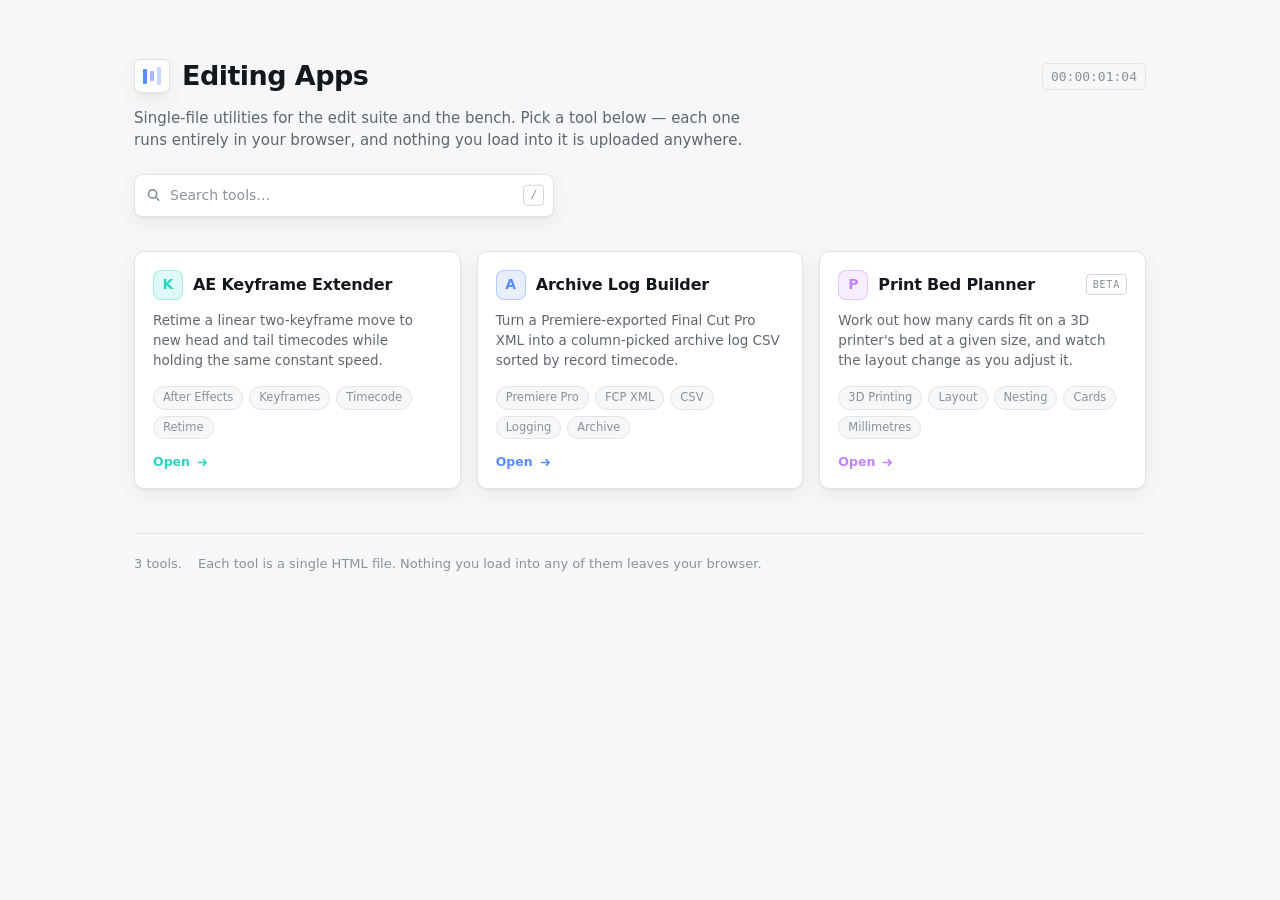
<file: index.html>
<!DOCTYPE html>
<html lang="en">
<head>
<meta charset="utf-8">
<meta name="viewport" content="width=device-width, initial-scale=1">
<title>Editing Apps</title>
<meta name="description" content="Browser-based single-file utilities. Everything runs locally.">
<style>
  :root {
    --paper: #f6f7f8;
    --panel: #ffffff;
    --ink: #14171c;
    --ink-2: #5f666f;
    --ink-3: #8b929b;
    --line: #e1e4e7;
    --line-2: #d2d6da;
    --accent: #5b8cff;
    --shadow: 0 1px 2px rgba(16, 22, 32, .05), 0 6px 20px rgba(16, 22, 32, .06);
    --shadow-lift: 0 2px 4px rgba(16, 22, 32, .06), 0 14px 34px rgba(16, 22, 32, .11);
    --mono: ui-monospace, "Cascadia Mono", "Cascadia Code", Consolas, "SF Mono", Menlo, monospace;
    --sans: "Segoe UI", system-ui, -apple-system, "Helvetica Neue", Arial, sans-serif;
  }
  @media (prefers-color-scheme: dark) {
    :root {
      --paper: #0d0f13;
      --panel: #15181e;
      --ink: #e8eaed;
      --ink-2: #a0a7b1;
      --ink-3: #6d747e;
      --line: #24282f;
      --line-2: #333944;
      --accent: #7da4ff;
      --shadow: 0 1px 2px rgba(0, 0, 0, .5), 0 6px 20px rgba(0, 0, 0, .35);
      --shadow-lift: 0 2px 4px rgba(0, 0, 0, .5), 0 16px 36px rgba(0, 0, 0, .5);
    }
  }

  * { box-sizing: border-box; }
  html, body { margin: 0; }
  body {
    background: var(--paper);
    color: var(--ink);
    font-family: var(--sans);
    font-size: 15px;
    line-height: 1.5;
    -webkit-font-smoothing: antialiased;
  }
  .wrap { max-width: 1060px; margin: 0 auto; padding: 56px 24px 96px; }

  /* ---------- masthead ---------- */
  .masthead { margin-bottom: 34px; }
  .brand { display: flex; align-items: center; gap: 12px; margin-bottom: 10px; }
  .brand-mark {
    display: flex; align-items: center; gap: 3px;
    padding: 7px 8px; border-radius: 7px;
    background: var(--panel); border: 1px solid var(--line); box-shadow: var(--shadow);
  }
  .brand-mark i { display: block; width: 4px; height: 15px; border-radius: 1px; background: var(--accent); }
  .brand-mark i:nth-child(2) { height: 10px; opacity: .6; }
  .brand-mark i:nth-child(3) { height: 18px; opacity: .35; }
  h1 { font-size: 27px; font-weight: 650; letter-spacing: -.02em; margin: 0; }
  .tc {
    font-family: var(--mono); font-size: 13px; font-variant-numeric: tabular-nums;
    color: var(--ink-3); border: 1px solid var(--line); border-radius: 5px;
    padding: 3px 8px; margin-left: auto; white-space: nowrap;
  }
  .lede { margin: 0 0 22px; color: var(--ink-2); max-width: 64ch; }

  /* ---------- search ---------- */
  .search { position: relative; max-width: 420px; }
  .search > svg {
    position: absolute; left: 12px; top: 50%; transform: translateY(-50%);
    width: 15px; height: 15px; color: var(--ink-3); pointer-events: none;
  }
  #q {
    width: 100%; padding: 10px 62px 10px 35px;
    background: var(--panel); color: var(--ink);
    border: 1px solid var(--line); border-radius: 8px;
    font: inherit; font-size: 14px; box-shadow: var(--shadow);
  }
  #q::placeholder { color: var(--ink-3); }
  #q:focus { outline: none; border-color: var(--accent); box-shadow: 0 0 0 3px rgba(91, 140, 255, .18); }
  .kbd {
    position: absolute; right: 10px; top: 50%; transform: translateY(-50%);
    font-family: var(--mono); font-size: 11px; color: var(--ink-3);
    border: 1px solid var(--line-2); border-radius: 4px; padding: 1px 6px;
    pointer-events: none; transition: opacity .12s ease;
  }
  #q:focus ~ .kbd { opacity: 0; }

  /* ---------- grid ---------- */
  .grid {
    display: grid; gap: 16px; margin-top: 26px;
    grid-template-columns: repeat(auto-fill, minmax(288px, 1fr));
  }
  .card {
    --card-accent: var(--accent);
    display: flex; flex-direction: column; gap: 10px;
    padding: 18px 18px 16px;
    background: var(--panel); color: inherit; text-decoration: none;
    border: 1px solid var(--line); border-radius: 10px; box-shadow: var(--shadow);
    transition: transform .15s ease, box-shadow .15s ease, border-color .15s ease;
  }
  .card:hover, .card:focus-visible {
    transform: translateY(-2px);
    border-color: var(--card-accent);
    box-shadow: var(--shadow-lift);
    outline: none;
  }
  .card-top { display: flex; align-items: center; gap: 10px; }
  .card-mark {
    display: flex; align-items: center; justify-content: center;
    width: 30px; height: 30px; flex: none; border-radius: 8px;
    font-size: 14px; font-weight: 700; color: var(--card-accent);
    background: transparent;
    background: color-mix(in srgb, var(--card-accent) 15%, transparent);
    border: 1px solid currentColor;
    border: 1px solid color-mix(in srgb, var(--card-accent) 36%, transparent);
  }
  .card h2 { font-size: 16px; font-weight: 650; margin: 0; letter-spacing: -.01em; }
  .badge {
    margin-left: auto; font-family: var(--mono); font-size: 10px; letter-spacing: .08em;
    text-transform: uppercase; color: var(--ink-3);
    border: 1px solid var(--line-2); border-radius: 4px; padding: 2px 6px;
  }
  .card p { margin: 0; color: var(--ink-2); font-size: 13.5px; line-height: 1.5; }
  .tags { display: flex; flex-wrap: wrap; gap: 6px; margin-top: auto; padding-top: 6px; }
  .tag {
    font-size: 11.5px; color: var(--ink-3);
    background: var(--paper); border: 1px solid var(--line);
    border-radius: 999px; padding: 2px 9px;
  }
  .open {
    display: flex; align-items: center; gap: 6px;
    font-size: 12.5px; font-weight: 600; color: var(--card-accent);
    margin-top: 4px;
  }
  .open svg { width: 13px; height: 13px; transition: transform .15s ease; }
  .card:hover .open svg, .card:focus-visible .open svg { transform: translateX(3px); }

  .empty {
    margin-top: 26px; padding: 34px 20px; text-align: center;
    color: var(--ink-3); border: 1px dashed var(--line-2); border-radius: 10px;
  }
  .empty[hidden] { display: none; }

  footer {
    margin-top: 44px; padding-top: 20px; border-top: 1px solid var(--line);
    color: var(--ink-3); font-size: 13px;
    display: flex; flex-wrap: wrap; gap: 6px 16px; align-items: baseline;
  }
  footer code { font-family: var(--mono); font-size: 12px; color: var(--ink-2); }

  @media (prefers-reduced-motion: reduce) { * { transition: none !important; } }
</style>
</head>
<body>

<div class="wrap">

  <header class="masthead">
    <div class="brand">
      <span class="brand-mark" aria-hidden="true"><i></i><i></i><i></i></span>
      <h1>Editing Apps</h1>
      <span class="tc" id="tc" aria-hidden="true">00:00:00:00</span>
    </div>
    <p class="lede">
      Single-file utilities for the edit suite and the bench. Pick a tool below &mdash; each one runs entirely
      in your browser, and nothing you load into it is uploaded anywhere.
    </p>

    <div class="search">
      <svg viewBox="0 0 16 16" fill="none" stroke="currentColor" stroke-width="1.8"
           stroke-linecap="round" aria-hidden="true">
        <circle cx="7" cy="7" r="4.4"></circle><path d="m10.4 10.4 3.1 3.1"></path>
      </svg>
      <input id="q" type="search" autocomplete="off" spellcheck="false"
             placeholder="Search tools&hellip;" aria-label="Search tools" aria-controls="grid">
      <span class="kbd">/</span>
    </div>
  </header>

  <main id="grid" class="grid"></main>
  <p class="empty" id="empty" hidden>No tools match that search.</p>

  <footer>
    <span id="count"></span>
    <span>Each tool is a single HTML file. Nothing you load into any of them leaves your browser.</span>
  </footer>

</div>

<script src="assets/tools.js"></script>
<script>
"use strict";

var TOOLS = window.EDITING_APPS || [];
var grid = document.getElementById("grid");
var empty = document.getElementById("empty");
var q = document.getElementById("q");

var ARROW =
  '<svg viewBox="0 0 16 16" fill="none" stroke="currentColor" stroke-width="2" ' +
  'stroke-linecap="round" stroke-linejoin="round" aria-hidden="true">' +
  '<path d="M3 8h9.5M9 4.5 12.5 8 9 11.5"></path></svg>';

function card(tool) {
  var a = document.createElement("a");
  a.className = "card";
  a.href = tool.file;
  a.style.setProperty("--card-accent", tool.accent);

  var top = document.createElement("div");
  top.className = "card-top";

  var mark = document.createElement("span");
  mark.className = "card-mark";
  mark.textContent = tool.mark;
  mark.setAttribute("aria-hidden", "true");
  top.appendChild(mark);

  var h = document.createElement("h2");
  h.textContent = tool.name;
  top.appendChild(h);

  if (tool.status && tool.status !== "stable") {
    var badge = document.createElement("span");
    badge.className = "badge";
    badge.textContent = tool.status;
    top.appendChild(badge);
  }
  a.appendChild(top);

  var p = document.createElement("p");
  p.textContent = tool.tagline;
  a.appendChild(p);

  if (tool.tags && tool.tags.length) {
    var tags = document.createElement("div");
    tags.className = "tags";
    tool.tags.forEach(function (t) {
      var s = document.createElement("span");
      s.className = "tag";
      s.textContent = t;
      tags.appendChild(s);
    });
    a.appendChild(tags);
  }

  var open = document.createElement("span");
  open.className = "open";
  open.textContent = "Open";
  open.insertAdjacentHTML("beforeend", ARROW);
  a.appendChild(open);

  return a;
}

function haystack(tool) {
  return (tool.name + " " + tool.tagline + " " + (tool.tags || []).join(" ") + " " + tool.id).toLowerCase();
}

function render() {
  var term = q.value.trim().toLowerCase();
  var shown = TOOLS.filter(function (t) { return !term || haystack(t).indexOf(term) !== -1; });

  grid.textContent = "";
  shown.forEach(function (t) { grid.appendChild(card(t)); });

  empty.hidden = shown.length > 0;
  document.getElementById("count").textContent =
    TOOLS.length + (TOOLS.length === 1 ? " tool" : " tools") +
    (term ? " · " + shown.length + " matching" : "") + ".";
}

q.addEventListener("input", render);

// Enter opens the top result; Escape clears the box.
q.addEventListener("keydown", function (e) {
  if (e.key === "Enter") {
    var first = grid.querySelector(".card");
    if (first) { first.click(); }
  } else if (e.key === "Escape" && q.value) {
    q.value = "";
    render();
  }
});

// "/" from anywhere jumps to the search box.
document.addEventListener("keydown", function (e) {
  var tag = document.activeElement ? document.activeElement.tagName : "";
  if (e.key === "/" && tag !== "INPUT" && tag !== "TEXTAREA" && tag !== "SELECT") {
    e.preventDefault();
    q.focus();
  }
});

render();

// Free-running timecode in the masthead, at a 24 fps base.
(function () {
  var el = document.getElementById("tc");
  var start = Date.now();
  var pad = function (n) { return String(n).padStart(2, "0"); };
  setInterval(function () {
    var ms = Date.now() - start;
    var s = Math.floor(ms / 1000);
    var f = Math.floor((ms % 1000) / (1000 / 24));
    el.textContent = pad(Math.floor(s / 3600)) + ":" + pad(Math.floor(s / 60) % 60) +
                     ":" + pad(s % 60) + ":" + pad(f);
  }, 100);
})();
</script>

</body>
</html>
</file>
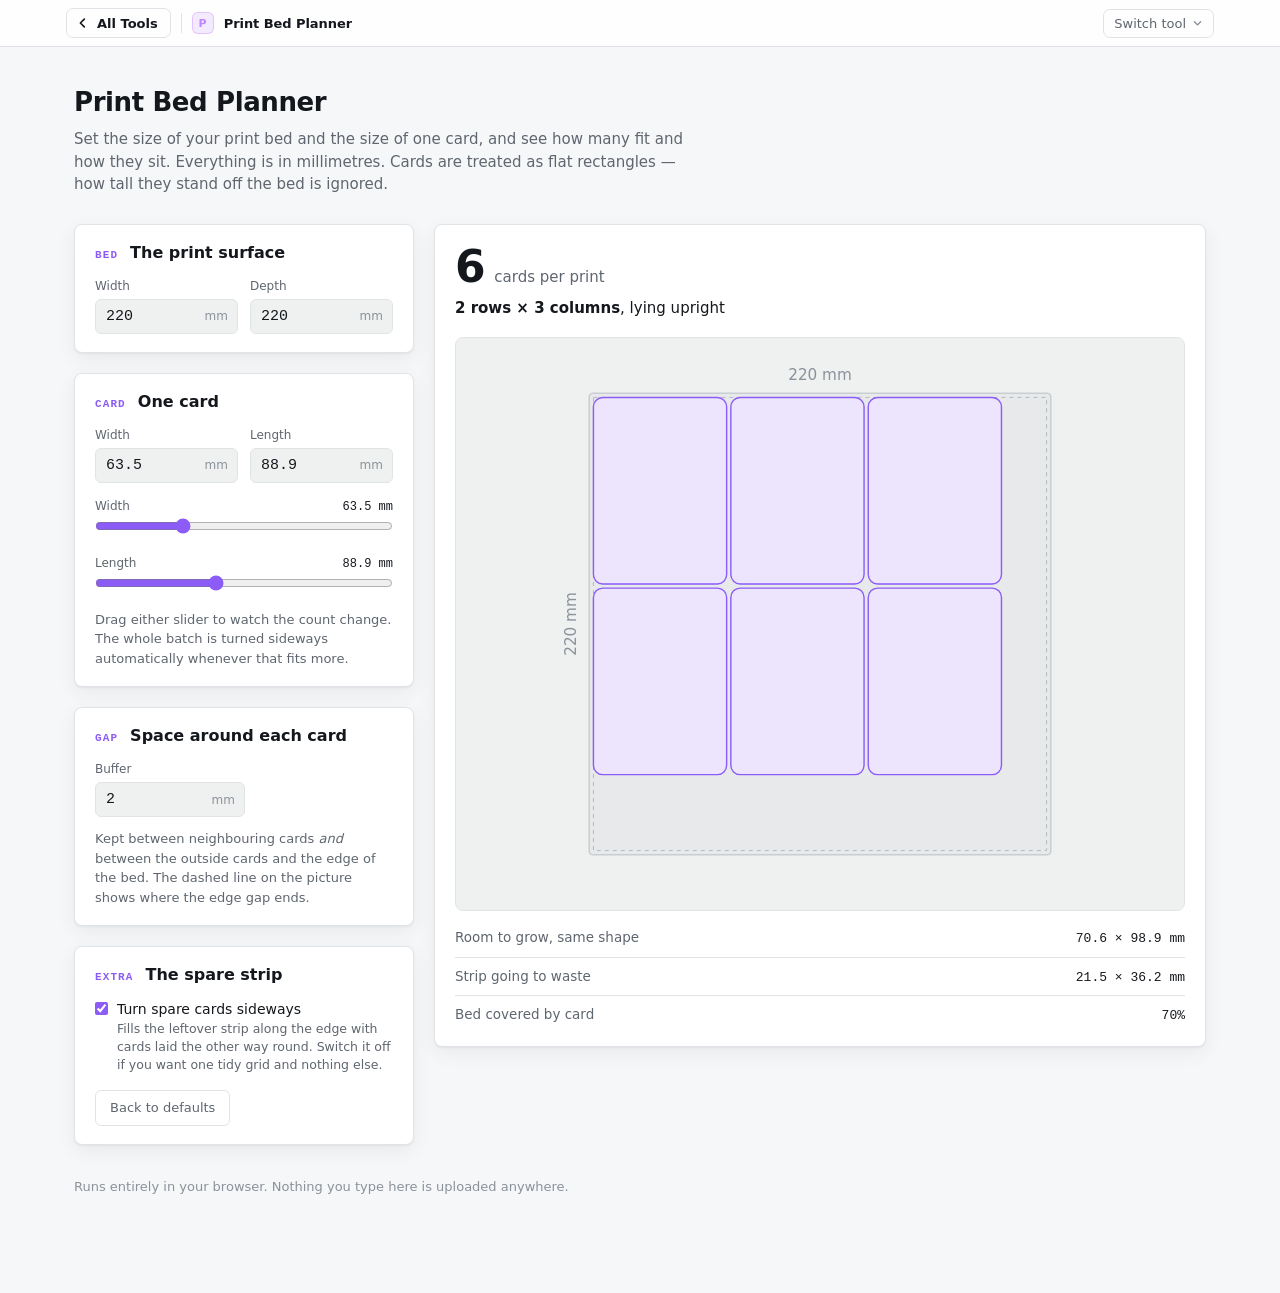
<file: print-bed-planner.html>
<!DOCTYPE html>
<html lang="en">
<head>
<meta charset="utf-8">
<meta name="viewport" content="width=device-width, initial-scale=1">
<title>Print Bed Planner</title>
<meta name="description" content="Work out how many cards fit on a 3D printer's bed at a given size, and watch the layout change as you adjust it.">

<!-- Shared suite shell: back button + tool switcher. See docs/adding-a-tool.md -->
<link rel="stylesheet" href="assets/app-shell.css">
<script src="assets/tools.js" defer></script>
<script src="assets/app-shell.js" data-theme="auto" defer></script>

<style>
  :root {
    --paper: #f6f7f8;
    --panel: #ffffff;
    --panel-2: #eff1f0;
    --ink: #14171c;
    --ink-2: #5f666f;
    --ink-3: #8b929b;
    --line: #e1e4e7;
    --accent: #8b5cf6;
    --accent-ink: #ffffff;
    --accent-soft: #ede4fd;
    --warn: #a06a12;
    --warn-soft: #f8ecd2;
    --bed: #e7e9eb;
    --bed-line: #c9ced3;
    --shadow: 0 1px 2px rgba(16, 22, 32, .05), 0 6px 20px rgba(16, 22, 32, .06);
    --mono: ui-monospace, "Cascadia Mono", "Cascadia Code", Consolas, "SF Mono", Menlo, monospace;
    --sans: "Segoe UI", system-ui, -apple-system, "Helvetica Neue", Arial, sans-serif;
  }
  @media (prefers-color-scheme: dark) {
    :root {
      --paper: #0d0f13;
      --panel: #15181e;
      --panel-2: #1d2026;
      --ink: #e8eaed;
      --ink-2: #a0a7b1;
      --ink-3: #6d747e;
      --line: #24282f;
      --accent: #c084fc;
      --accent-ink: #1a1030;
      --accent-soft: #322554;
      --warn: #d9a94e;
      --warn-soft: #3d321a;
      --bed: #14171c;
      --bed-line: #2f343c;
      --shadow: 0 1px 2px rgba(0, 0, 0, .5), 0 6px 20px rgba(0, 0, 0, .35);
    }
  }

  * { box-sizing: border-box; }
  html, body { margin: 0; }
  body {
    background: var(--paper);
    color: var(--ink);
    font-family: var(--sans);
    font-size: 15px;
    line-height: 1.5;
  }
  .wrap { max-width: 1180px; margin: 0 auto; padding: 36px 24px 96px; }

  .masthead { margin-bottom: 28px; }
  .masthead h1 { font-size: 26px; font-weight: 650; letter-spacing: -.015em; margin: 0 0 6px; }
  .masthead p { margin: 0; color: var(--ink-2); max-width: 66ch; }

  .layout { display: grid; grid-template-columns: 340px minmax(0, 1fr); gap: 20px; align-items: start; }
  @media (max-width: 900px) { .layout { grid-template-columns: minmax(0, 1fr); } }

  .step {
    background: var(--panel);
    border: 1px solid var(--line);
    border-radius: 8px;
    box-shadow: var(--shadow);
    margin-bottom: 20px;
    overflow: hidden;
  }
  .step:last-child { margin-bottom: 0; }
  .step-head { display: flex; align-items: baseline; gap: 12px; padding: 16px 20px 0; }
  .step-num {
    font-family: var(--mono); font-size: 11px; font-weight: 600;
    color: var(--accent); letter-spacing: .1em;
  }
  .step-head h2 { font-size: 16px; font-weight: 650; margin: 0; }
  .step-body { padding: 12px 20px 18px; }
  .hint { margin: 12px 0 0; color: var(--ink-2); font-size: 13px; }

  /* --- number fields -------------------------------------------------- */
  .pair { display: grid; grid-template-columns: 1fr 1fr; gap: 12px; }
  .field { display: block; }
  .field > span.lab { display: block; font-size: 12px; color: var(--ink-2); margin-bottom: 4px; }
  .inputmm { position: relative; display: block; }
  .inputmm input[type="number"] {
    width: 100%; padding: 8px 34px 8px 10px;
    font-family: var(--mono); font-size: 15px;
    color: var(--ink); background: var(--panel-2);
    border: 1px solid var(--line); border-radius: 6px;
  }
  .inputmm em {
    position: absolute; right: 10px; top: 50%; transform: translateY(-50%);
    font-style: normal; font-size: 12px; color: var(--ink-3); pointer-events: none;
  }
  input[type="range"] { width: 100%; margin: 0; accent-color: var(--accent); }
  input:focus-visible, button:focus-visible {
    outline: 2px solid var(--accent); outline-offset: 2px;
  }
  .slider-row { margin-top: 14px; }
  .slider-row .lab {
    display: flex; justify-content: space-between; align-items: baseline;
    font-size: 12px; color: var(--ink-2); margin-bottom: 2px;
  }
  .slider-row .lab b { font-family: var(--mono); font-weight: 500; color: var(--ink); }

  .opt { display: flex; align-items: flex-start; gap: 9px; cursor: pointer; font-size: 14px; }
  .opt input { margin: 3px 0 0; accent-color: var(--accent); }
  .opt small { display: block; color: var(--ink-2); font-size: 12.5px; line-height: 1.45; }

  .btn-reset {
    margin-top: 16px; padding: 7px 14px;
    font: inherit; font-size: 13px; color: var(--ink-2);
    background: var(--panel); border: 1px solid var(--line); border-radius: 6px; cursor: pointer;
  }
  .btn-reset:hover { border-color: var(--ink-3); color: var(--ink); }

  /* --- the answer ------------------------------------------------------ */
  .tally { display: flex; align-items: baseline; gap: 10px; flex-wrap: wrap; }
  .tally strong {
    font-size: 44px; font-weight: 680; letter-spacing: -.03em; line-height: 1;
    font-variant-numeric: tabular-nums;
  }
  .tally .unit { font-size: 15px; color: var(--ink-2); }
  .arrangement { margin: 8px 0 0; font-size: 15px; color: var(--ink); min-height: 1.5em; }
  .arrangement b { font-weight: 620; }
  .extra-note { color: var(--warn); }
  .nofit { color: var(--warn); font-weight: 600; }

  .figure {
    margin: 18px 0 0; padding: 16px;
    background: var(--panel-2); border: 1px solid var(--line); border-radius: 8px;
  }
  .figure svg { display: block; width: 100%; height: auto; max-height: 60vh; }

  .facts { list-style: none; margin: 16px 0 0; padding: 0; display: grid; gap: 8px; }
  .facts li {
    display: flex; gap: 10px; justify-content: space-between; align-items: baseline;
    font-size: 13.5px; padding-bottom: 8px; border-bottom: 1px solid var(--line);
  }
  .facts li:last-child { border-bottom: 0; padding-bottom: 0; }
  .facts .k { color: var(--ink-2); }
  .facts .v { font-family: var(--mono); font-size: 13px; text-align: right; }

  .legend { display: flex; gap: 18px; flex-wrap: wrap; margin: 14px 0 0; font-size: 12.5px; color: var(--ink-2); }
  .legend span { display: inline-flex; align-items: center; gap: 7px; }
  .legend[hidden] { display: none; }
  .swatch { width: 13px; height: 17px; border-radius: 2px; border: 1px solid var(--accent); background: var(--accent-soft); }
  .swatch.turned { border-color: var(--warn); background: var(--warn-soft); }

  footer { margin-top: 32px; color: var(--ink-3); font-size: 13px; }

  @media (prefers-reduced-motion: reduce) { * { transition: none !important; } }
</style>
</head>
<body>

<div class="wrap">

  <header class="masthead">
    <h1>Print Bed Planner</h1>
    <p>Set the size of your print bed and the size of one card, and see how many fit and how they
      sit. Everything is in millimetres. Cards are treated as flat rectangles &mdash; how tall they
      stand off the bed is ignored.</p>
  </header>

  <div class="layout">

    <div class="controls">

      <section class="step">
        <div class="step-head"><span class="step-num">BED</span><h2>The print surface</h2></div>
        <div class="step-body">
          <div class="pair">
            <label class="field"><span class="lab">Width</span>
              <span class="inputmm"><input id="bed-w" type="number" min="10" max="2000" step="0.1" value="220" inputmode="decimal"><em>mm</em></span>
            </label>
            <label class="field"><span class="lab">Depth</span>
              <span class="inputmm"><input id="bed-h" type="number" min="10" max="2000" step="0.1" value="220" inputmode="decimal"><em>mm</em></span>
            </label>
          </div>
        </div>
      </section>

      <section class="step">
        <div class="step-head"><span class="step-num">CARD</span><h2>One card</h2></div>
        <div class="step-body">
          <div class="pair">
            <label class="field"><span class="lab">Width</span>
              <span class="inputmm"><input id="card-w" type="number" min="1" max="2000" step="0.1" value="63.5" inputmode="decimal"><em>mm</em></span>
            </label>
            <label class="field"><span class="lab">Length</span>
              <span class="inputmm"><input id="card-h" type="number" min="1" max="2000" step="0.1" value="88.9" inputmode="decimal"><em>mm</em></span>
            </label>
          </div>

          <div class="slider-row">
            <span class="lab">Width <b id="card-w-echo">63.5 mm</b></span>
            <input id="card-w-range" type="range" min="1" max="220" step="0.5" value="63.5" aria-label="Card width">
          </div>
          <div class="slider-row">
            <span class="lab">Length <b id="card-h-echo">88.9 mm</b></span>
            <input id="card-h-range" type="range" min="1" max="220" step="0.5" value="88.9" aria-label="Card length">
          </div>

          <p class="hint">Drag either slider to watch the count change. The whole batch is turned
            sideways automatically whenever that fits more.</p>
        </div>
      </section>

      <section class="step">
        <div class="step-head"><span class="step-num">GAP</span><h2>Space around each card</h2></div>
        <div class="step-body">
          <label class="field" style="max-width:150px"><span class="lab">Buffer</span>
            <span class="inputmm"><input id="gap" type="number" min="0" max="100" step="0.1" value="2" inputmode="decimal"><em>mm</em></span>
          </label>
          <p class="hint">Kept between neighbouring cards <em>and</em> between the outside cards and
            the edge of the bed. The dashed line on the picture shows where the edge gap ends.</p>
        </div>
      </section>

      <section class="step">
        <div class="step-head"><span class="step-num">EXTRA</span><h2>The spare strip</h2></div>
        <div class="step-body">
          <label class="opt">
            <input id="opt-extras" type="checkbox" checked>
            <span>Turn spare cards sideways
              <small>Fills the leftover strip along the edge with cards laid the other way round.
                Switch it off if you want one tidy grid and nothing else.</small></span>
          </label>
          <button type="button" class="btn-reset" id="btn-reset">Back to defaults</button>
        </div>
      </section>

    </div>

    <div class="preview">
      <section class="step">
        <div class="step-body" style="padding:20px">
          <div class="tally"><strong id="count">&mdash;</strong><span class="unit" id="count-unit">cards per print</span></div>
          <p class="arrangement" id="arrangement">&nbsp;</p>

          <div class="figure">
            <svg id="bed" role="img" aria-label="Plan view of the print bed with the cards laid out on it."></svg>
          </div>

          <div class="legend" id="legend" hidden>
            <span><i class="swatch"></i> Laid the main way</span>
            <span><i class="swatch turned"></i> Turned to fill the spare strip</span>
          </div>

          <ul class="facts" id="facts"></ul>
        </div>
      </section>
    </div>

  </div>

  <footer>Runs entirely in your browser. Nothing you type here is uploaded anywhere.</footer>

</div>

<script>
"use strict";

/* ============================================================
   How the packing works.

   With a buffer of g kept between neighbouring cards AND around
   the edge of the bed, a row of n cards needs n*card + (n+1)*g
   of bed. Rearranged, that is a plain grid problem:

       usable = bed - g        cell = card + g
       n      = floor(usable / cell)

   So every position is worked out in that shifted space, and the
   real spot on the bed is just g + (shifted position). Leftover
   strips are filled exactly the same way, which is why
   fitRegion() serves both the main grid and the offcuts.
   ============================================================ */

var EPS = 1e-9;
var DEFAULTS = { bedW: 220, bedH: 220, cardW: 63.5, cardH: 88.9, gap: 2 };
var MAX_DRAWN = 3000;   /* past this the picture is unreadable and slow; say so instead */

function $(id) { return document.getElementById(id); }

var els = {
  bedW: $("bed-w"), bedH: $("bed-h"),
  cardW: $("card-w"), cardH: $("card-h"),
  cardWr: $("card-w-range"), cardHr: $("card-h-range"),
  cardWe: $("card-w-echo"), cardHe: $("card-h-echo"),
  gap: $("gap"), extras: $("opt-extras"), reset: $("btn-reset"),
  count: $("count"), unit: $("count-unit"), arrangement: $("arrangement"),
  svg: $("bed"), legend: $("legend"), facts: $("facts")
};

/* ---------- numbers ---------- */

function num(input) {
  var v = parseFloat(input.value);
  return isFinite(v) ? v : NaN;
}

function mm(n) {
  var r = Math.round(n * 10) / 10;
  return Math.abs(r - Math.round(r)) < 1e-9 ? String(Math.round(r)) : r.toFixed(1);
}

/* For any figure the reader might type straight back in as a card size.
   Rounding to nearest can hand back a number a hair OVER the true limit,
   which silently costs a row or a column. Always round these down. */
function mmDown(n) {
  return mm(Math.floor(n * 10 + EPS) / 10);
}

/* ---------- packing ---------- */

/* How many cards fit in one rectangular patch of shifted space, tried both
   ways round, keeping whichever is better. Positions come back in real bed
   millimetres. */
function fitRegion(x0, y0, rw, rh, cardW, cardH, gap, build) {
  var ways = (cardW === cardH) ? [[cardW, cardH]] : [[cardW, cardH], [cardH, cardW]];
  var best = { n: 0, cols: 0, rows: 0, w: cardW, h: cardH, rects: [] };
  var i, r, c;

  for (i = 0; i < ways.length; i++) {
    var w = ways[i][0], h = ways[i][1];
    var cols = Math.floor(rw / (w + gap) + EPS);
    var rows = Math.floor(rh / (h + gap) + EPS);
    if (cols < 1 || rows < 1) continue;
    if (cols * rows <= best.n) continue;
    best = { n: cols * rows, cols: cols, rows: rows, w: w, h: h, rects: [] };
  }

  if (build && best.n) {
    for (r = 0; r < best.rows; r++) {
      for (c = 0; c < best.cols; c++) {
        best.rects.push({
          x: gap + x0 + c * (best.w + gap),
          y: gap + y0 + r * (best.h + gap),
          w: best.w, h: best.h
        });
      }
    }
  }
  return best;
}

/* The best plan for one bed / card / gap combination. */
function plan(bedW, bedH, cardW, cardH, gap, allowExtras, build) {
  var empty = { total: 0, grid: 0, cols: 0, rows: 0, w: cardW, h: cardH,
                turned: false, main: [], extras: [] };
  if (!(bedW > 0 && bedH > 0 && cardW > 0 && cardH > 0 && gap >= 0)) return empty;

  var W = bedW - gap, H = bedH - gap;             /* shifted space */
  if (W <= 0 || H <= 0) return empty;

  var ways = (cardW === cardH) ? [[cardW, cardH, false]]
                               : [[cardW, cardH, false], [cardH, cardW, true]];
  var best = null;
  var i, r, c;

  for (i = 0; i < ways.length; i++) {
    var w = ways[i][0], h = ways[i][1], turned = ways[i][2];
    var cols = Math.floor(W / (w + gap) + EPS);
    var rows = Math.floor(H / (h + gap) + EPS);
    if (cols < 1 || rows < 1) continue;

    var usedX = cols * (w + gap), usedY = rows * (h + gap);
    var nExtra = 0, parts = null;

    if (allowExtras) {
      /* Two ways to carve the offcut so the strips never overlap:
         (a) side strip takes the full depth, end strip only the width under
             the grid;  (b) the other way round. Keep the better one. */
      var a1 = fitRegion(usedX, 0, W - usedX, H, cardW, cardH, gap, build);
      var a2 = fitRegion(0, usedY, usedX, H - usedY, cardW, cardH, gap, build);
      var b1 = fitRegion(0, usedY, W, H - usedY, cardW, cardH, gap, build);
      var b2 = fitRegion(usedX, 0, W - usedX, usedY, cardW, cardH, gap, build);
      if (a1.n + a2.n >= b1.n + b2.n) { nExtra = a1.n + a2.n; parts = [a1, a2]; }
      else                            { nExtra = b1.n + b2.n; parts = [b1, b2]; }
    }

    var cand = {
      total: cols * rows + nExtra,
      grid: cols * rows,
      cols: cols, rows: rows, w: w, h: h, turned: turned,
      main: [], extras: []
    };

    if (build) {
      for (r = 0; r < rows; r++) {
        for (c = 0; c < cols; c++) {
          cand.main.push({ x: gap + c * (w + gap), y: gap + r * (h + gap), w: w, h: h });
        }
      }
      if (parts) cand.extras = parts[0].rects.concat(parts[1].rects);
    }

    /* Most cards wins; on a tie prefer the tidier single grid. */
    if (!best || cand.total > best.total ||
        (cand.total === best.total && cand.grid > best.grid)) best = cand;
  }

  return best || empty;
}

/* The largest the card could grow, keeping its proportions, without losing
   one off the plate. Counting only, so it is cheap enough to run live. */
function roomToGrow(bedW, bedH, cardW, cardH, gap, allowExtras, target) {
  if (target < 1) return null;
  function fits(s) {
    return plan(bedW, bedH, cardW * s, cardH * s, gap, allowExtras, false).total >= target;
  }
  if (!fits(1)) return null;
  var lo = 1, hi = 2, i;
  while (hi < 64 && fits(hi)) { lo = hi; hi *= 2; }
  if (hi >= 64) return null;
  for (i = 0; i < 40; i++) {
    var mid = (lo + hi) / 2;
    if (fits(mid)) lo = mid; else hi = mid;
  }
  return { w: cardW * lo, h: cardH * lo, scale: lo };
}

/* ---------- drawing ---------- */

var SVG_FONT = "Segoe UI, system-ui, -apple-system, sans-serif";

function draw(bedW, bedH, gap, p) {
  var svg = els.svg;
  var span = Math.max(bedW, bedH);
  var pad = span * 0.085;
  var fs = span * 0.033;
  var out = [];
  var i;

  svg.setAttribute("viewBox",
    (-pad) + " " + (-pad) + " " + (bedW + pad * 2) + " " + (bedH + pad * 2));
  svg.setAttribute("preserveAspectRatio", "xMidYMid meet");

  /* The bed itself. */
  out.push('<rect x="0" y="0" width="' + bedW + '" height="' + bedH +
           '" rx="' + (span * 0.008) + '" fill="var(--bed)" stroke="var(--bed-line)"' +
           ' stroke-width="1.5" vector-effect="non-scaling-stroke"/>');

  /* Where the edge buffer ends. */
  if (gap > 0 && bedW - gap * 2 > 0 && bedH - gap * 2 > 0) {
    out.push('<rect x="' + gap + '" y="' + gap + '" width="' + (bedW - gap * 2) +
             '" height="' + (bedH - gap * 2) + '" fill="none" stroke="var(--ink-3)"' +
             ' stroke-width="1" stroke-dasharray="4 4" opacity=".55"' +
             ' vector-effect="non-scaling-stroke"/>');
  }

  function card(r, turned) {
    return '<rect x="' + r.x + '" y="' + r.y + '" width="' + r.w + '" height="' + r.h +
           '" rx="' + (Math.min(r.w, r.h) * 0.07) + '" fill="var(' +
           (turned ? "--warn-soft" : "--accent-soft") + ')" stroke="var(' +
           (turned ? "--warn" : "--accent") + ')" stroke-width="1.4"' +
           ' vector-effect="non-scaling-stroke"/>';
  }

  function note(text, colour) {
    return '<text x="' + (bedW / 2) + '" y="' + (bedH / 2) + '" text-anchor="middle"' +
           ' dominant-baseline="middle" font-size="' + (fs * 1.1) + '" fill="var(' + colour +
           ')" font-family="' + SVG_FONT + '">' + text + '</text>';
  }

  if (p.total > MAX_DRAWN) {
    out.push(note(p.total + " cards — too many to draw", "--ink-2"));
  } else if (p.total === 0) {
    out.push(note("Nothing fits", "--warn"));
  } else {
    for (i = 0; i < p.main.length; i++) out.push(card(p.main[i], false));
    for (i = 0; i < p.extras.length; i++) out.push(card(p.extras[i], true));
  }

  /* Bed measurements, just outside the plate. */
  function lab(x, y, text, rotate) {
    return '<text x="' + x + '" y="' + y + '" text-anchor="middle" dominant-baseline="middle"' +
           ' font-size="' + fs + '" fill="var(--ink-3)" font-family="' + SVG_FONT + '"' +
           (rotate ? ' transform="rotate(-90 ' + x + ' ' + y + ')"' : "") + '>' + text + '</text>';
  }
  out.push(lab(bedW / 2, -pad * 0.45, mm(bedW) + " mm", false));
  out.push(lab(-pad * 0.45, bedH / 2, mm(bedH) + " mm", true));

  svg.innerHTML = out.join("");
  svg.setAttribute("aria-label",
    "Plan view of a " + mm(bedW) + " by " + mm(bedH) + " millimetre print bed holding " +
    p.total + " cards.");
}

/* ---------- wiring ---------- */

function facts(rows) {
  els.facts.innerHTML = rows.map(function (r) {
    return '<li><span class="k">' + r[0] + '</span><span class="v">' + r[1] + '</span></li>';
  }).join("");
}

function blank(message) {
  els.count.textContent = "—";
  els.unit.textContent = "";
  els.arrangement.innerHTML = '<span class="nofit">' + message + '</span>';
  els.legend.hidden = true;
  els.facts.innerHTML = "";
  els.svg.innerHTML = "";
  els.svg.removeAttribute("viewBox");
}

function refresh() {
  var bedW = num(els.bedW), bedH = num(els.bedH);
  var cardW = num(els.cardW), cardH = num(els.cardH);
  var gap = num(els.gap);
  if (!isFinite(gap) || gap < 0) gap = 0;
  var allowExtras = els.extras.checked;

  /* Sliders span the bed and stay in step with the boxes. */
  var sliderMax = Math.max(10, Math.round(Math.max(bedW || 0, bedH || 0)) || 220);
  els.cardWr.max = sliderMax;
  els.cardHr.max = sliderMax;
  /* The echo beside each slider must never keep showing the last good number
     after its box has been emptied — a figure on screen that no longer
     matches the box it belongs to reads as the truth. */
  if (isFinite(cardW)) {
    if (parseFloat(els.cardWr.value) !== cardW) els.cardWr.value = Math.min(cardW, sliderMax);
    els.cardWe.textContent = mm(cardW) + " mm";
  } else {
    els.cardWe.textContent = "—";
  }
  if (isFinite(cardH)) {
    if (parseFloat(els.cardHr.value) !== cardH) els.cardHr.value = Math.min(cardH, sliderMax);
    els.cardHe.textContent = mm(cardH) + " mm";
  } else {
    els.cardHe.textContent = "—";
  }

  if (!(bedW > 0 && bedH > 0 && cardW > 0 && cardH > 0)) {
    blank("Fill in the bed and the card to see a layout.");
    return;
  }

  /* Count first. Working out how many fit is a handful of divisions whatever
     the answer; building a rectangle for each one is not. A 2000 mm bed with
     1 mm cards is four million of them, which is pointless work for a picture
     we are about to refuse to draw. */
  var p = plan(bedW, bedH, cardW, cardH, gap, allowExtras, false);
  var tooMany = p.total > MAX_DRAWN;
  if (!tooMany) p = plan(bedW, bedH, cardW, cardH, gap, allowExtras, true);

  els.count.textContent = String(p.total);
  els.unit.textContent = p.total === 1 ? "card per print" : "cards per print";

  if (p.total === 0) {
    var needW = cardW + gap * 2, needH = cardH + gap * 2;
    els.arrangement.innerHTML =
      '<span class="nofit">Nothing fits.</span> One card this size needs a bed of at least <b>' +
      mm(Math.min(needW, needH)) + " &times; " + mm(Math.max(needW, needH)) + " mm</b>.";
    els.legend.hidden = true;
    facts([]);
    draw(bedW, bedH, gap, p);
    return;
  }

  var line = "<b>" + p.rows + " row" + (p.rows === 1 ? "" : "s") + " &times; " + p.cols +
             " column" + (p.cols === 1 ? "" : "s") + "</b>, lying " +
             (p.turned ? "on their side" : "upright");
  if (p.extras.length) {
    line += ' <span class="extra-note">&mdash; plus ' + p.extras.length +
            " turned into the spare strip</span>";
  }
  els.arrangement.innerHTML = line;
  els.legend.hidden = p.extras.length === 0;

  /* Strip left over beyond the last card, over and above the edge buffer. */
  var all = p.main.concat(p.extras);
  var right = 0, bottom = 0, i;
  for (i = 0; i < all.length; i++) {
    if (all[i].x + all[i].w > right) right = all[i].x + all[i].w;
    if (all[i].y + all[i].h > bottom) bottom = all[i].y + all[i].h;
  }
  var spareX = Math.max(0, bedW - right - gap);
  var spareY = Math.max(0, bedH - bottom - gap);
  var covered = (p.total * cardW * cardH) / (bedW * bedH) * 100;

  var grow = roomToGrow(bedW, bedH, cardW, cardH, gap, allowExtras, p.total);

  facts([
    ["Room to grow, same shape",
      (grow && grow.scale > 1.0005)
        ? mmDown(grow.w) + " × " + mmDown(grow.h) + " mm"
        : "already at the limit"],
    /* With no rectangles built there is nothing to measure the strip from,
       so say nothing rather than print a made-up zero. */
    ["Strip going to waste", tooMany ? "—" : mm(spareX) + " × " + mm(spareY) + " mm"],
    ["Bed covered by card", Math.round(covered) + "%"]
  ]);

  draw(bedW, bedH, gap, p);
}

/* Number box and slider drive one another. */
function bind(box, slider) {
  box.addEventListener("input", function () {
    var v = parseFloat(box.value);
    if (isFinite(v)) slider.value = v;
    refresh();
  });
  slider.addEventListener("input", function () {
    box.value = slider.value;
    refresh();
  });
}

bind(els.cardW, els.cardWr);
bind(els.cardH, els.cardHr);
els.bedW.addEventListener("input", refresh);
els.bedH.addEventListener("input", refresh);
els.gap.addEventListener("input", refresh);
els.extras.addEventListener("change", refresh);

els.reset.addEventListener("click", function () {
  els.bedW.value = DEFAULTS.bedW;
  els.bedH.value = DEFAULTS.bedH;
  els.cardW.value = DEFAULTS.cardW;
  els.cardH.value = DEFAULTS.cardH;
  els.gap.value = DEFAULTS.gap;
  els.cardWr.value = DEFAULTS.cardW;
  els.cardHr.value = DEFAULTS.cardH;
  els.extras.checked = true;
  refresh();
});

refresh();

</script>

</body>
</html>
</file>
<file: assets/app-shell.css>
/* ============================================================
   app-shell.css — styles for the shared tool bar injected by
   assets/app-shell.js. Every class is namespaced `appshell-` so
   it never collides with a tool's own CSS (or with Tailwind).

   Do not style host-page elements from this file.
   ============================================================ */

.appshell {
  --as-bg: rgba(255, 255, 255, 0.86);
  --as-line: #dfe2e6;
  --as-ink: #14171c;
  --as-ink-2: #5f666f;
  --as-hover: rgba(0, 0, 0, 0.05);
  --as-menu-bg: #ffffff;
  --as-shadow: 0 8px 28px rgba(15, 20, 30, 0.14), 0 1px 2px rgba(15, 20, 30, 0.08);
  --as-accent: #5b8cff;

  position: sticky;
  top: 0;
  z-index: 2147483000;
  background: var(--as-bg);
  -webkit-backdrop-filter: saturate(180%) blur(12px);
  backdrop-filter: saturate(180%) blur(12px);
  border-bottom: 1px solid var(--as-line);
  color: var(--as-ink);
  font-family: "Segoe UI", system-ui, -apple-system, "Helvetica Neue", Arial, sans-serif;
  font-size: 13px;
  line-height: 1;
}

.appshell[data-theme="dark"] {
  --as-bg: rgba(12, 14, 19, 0.86);
  --as-line: #262a32;
  --as-ink: #e8eaed;
  --as-ink-2: #939aa5;
  --as-hover: rgba(255, 255, 255, 0.07);
  --as-menu-bg: #14171d;
  --as-shadow: 0 8px 28px rgba(0, 0, 0, 0.5), 0 1px 2px rgba(0, 0, 0, 0.4);
}

@media (prefers-color-scheme: dark) {
  .appshell[data-theme="auto"] {
    --as-bg: rgba(12, 14, 19, 0.86);
    --as-line: #262a32;
    --as-ink: #e8eaed;
    --as-ink-2: #939aa5;
    --as-hover: rgba(255, 255, 255, 0.07);
    --as-menu-bg: #14171d;
    --as-shadow: 0 8px 28px rgba(0, 0, 0, 0.5), 0 1px 2px rgba(0, 0, 0, 0.4);
  }
}

.appshell *,
.appshell *::before,
.appshell *::after { box-sizing: border-box; }

.appshell-inner {
  display: flex;
  align-items: center;
  gap: 10px;
  max-width: 1180px;
  margin: 0 auto;
  padding: 8px 16px;
  min-height: 46px;
}

/* ---------- back button ---------- */
.appshell-back {
  display: inline-flex;
  align-items: center;
  gap: 7px;
  padding: 7px 12px 7px 9px;
  border: 1px solid var(--as-line);
  border-radius: 7px;
  color: var(--as-ink);
  background: transparent;
  font: inherit;
  font-weight: 600;
  text-decoration: none;
  white-space: nowrap;
  cursor: pointer;
  transition: background-color 0.13s ease, border-color 0.13s ease, transform 0.13s ease;
}
.appshell-back:hover { background: var(--as-hover); border-color: var(--as-accent); }
.appshell-back:active { transform: translateY(1px); }
.appshell-back:focus-visible { outline: 2px solid var(--as-accent); outline-offset: 2px; }
.appshell-back svg { width: 14px; height: 14px; flex: none; }

/* ---------- identity ---------- */
.appshell-sep {
  width: 1px;
  height: 20px;
  background: var(--as-line);
  flex: none;
}
.appshell-mark {
  display: inline-flex;
  align-items: center;
  justify-content: center;
  width: 22px;
  height: 22px;
  flex: none;
  border-radius: 6px;
  font-size: 11px;
  font-weight: 700;
  letter-spacing: 0.02em;
  color: var(--as-accent);
  background: transparent;
  background: color-mix(in srgb, var(--as-accent) 16%, transparent);
  border: 1px solid currentColor;
  border: 1px solid color-mix(in srgb, var(--as-accent) 38%, transparent);
}
.appshell-title {
  font-weight: 600;
  letter-spacing: -0.005em;
  white-space: nowrap;
  overflow: hidden;
  text-overflow: ellipsis;
}

/* ---------- switcher ---------- */
.appshell-switch { position: relative; margin-left: auto; flex: none; }
.appshell-switch-btn {
  display: inline-flex;
  align-items: center;
  gap: 6px;
  padding: 7px 10px;
  border: 1px solid var(--as-line);
  border-radius: 7px;
  background: transparent;
  color: var(--as-ink-2);
  font: inherit;
  font-weight: 500;
  cursor: pointer;
  transition: background-color 0.13s ease, color 0.13s ease;
}
.appshell-switch-btn:hover { background: var(--as-hover); color: var(--as-ink); }
.appshell-switch-btn:focus-visible { outline: 2px solid var(--as-accent); outline-offset: 2px; }
.appshell-switch-btn svg { width: 11px; height: 11px; opacity: 0.75; }

.appshell-menu {
  position: absolute;
  top: calc(100% + 7px);
  right: 0;
  min-width: 268px;
  max-width: min(340px, calc(100vw - 32px));
  padding: 5px;
  background: var(--as-menu-bg);
  border: 1px solid var(--as-line);
  border-radius: 9px;
  box-shadow: var(--as-shadow);
}
.appshell-menu[hidden] { display: none; }
.appshell-menu-label {
  padding: 7px 9px 5px;
  font-size: 10.5px;
  font-weight: 700;
  letter-spacing: 0.09em;
  text-transform: uppercase;
  color: var(--as-ink-2);
}
.appshell-menu a {
  display: flex;
  align-items: center;
  gap: 9px;
  padding: 8px 9px;
  border-radius: 6px;
  color: var(--as-ink);
  text-decoration: none;
  line-height: 1.35;
}
.appshell-menu a:hover,
.appshell-menu a:focus-visible { background: var(--as-hover); outline: none; }
.appshell-menu a[aria-current="page"] { color: var(--as-ink-2); }
.appshell-menu a[aria-current="page"]::after {
  content: "current";
  margin-left: auto;
  font-size: 10px;
  letter-spacing: 0.06em;
  text-transform: uppercase;
  color: var(--as-ink-2);
}
.appshell-menu .appshell-mark { width: 20px; height: 20px; font-size: 10px; }

@media (max-width: 560px) {
  .appshell-title { display: none; }
  .appshell-switch-btn span { display: none; }
}

@media print {
  .appshell { display: none !important; }
}

@media (prefers-reduced-motion: reduce) {
  .appshell * { transition: none !important; }
}
</file>
